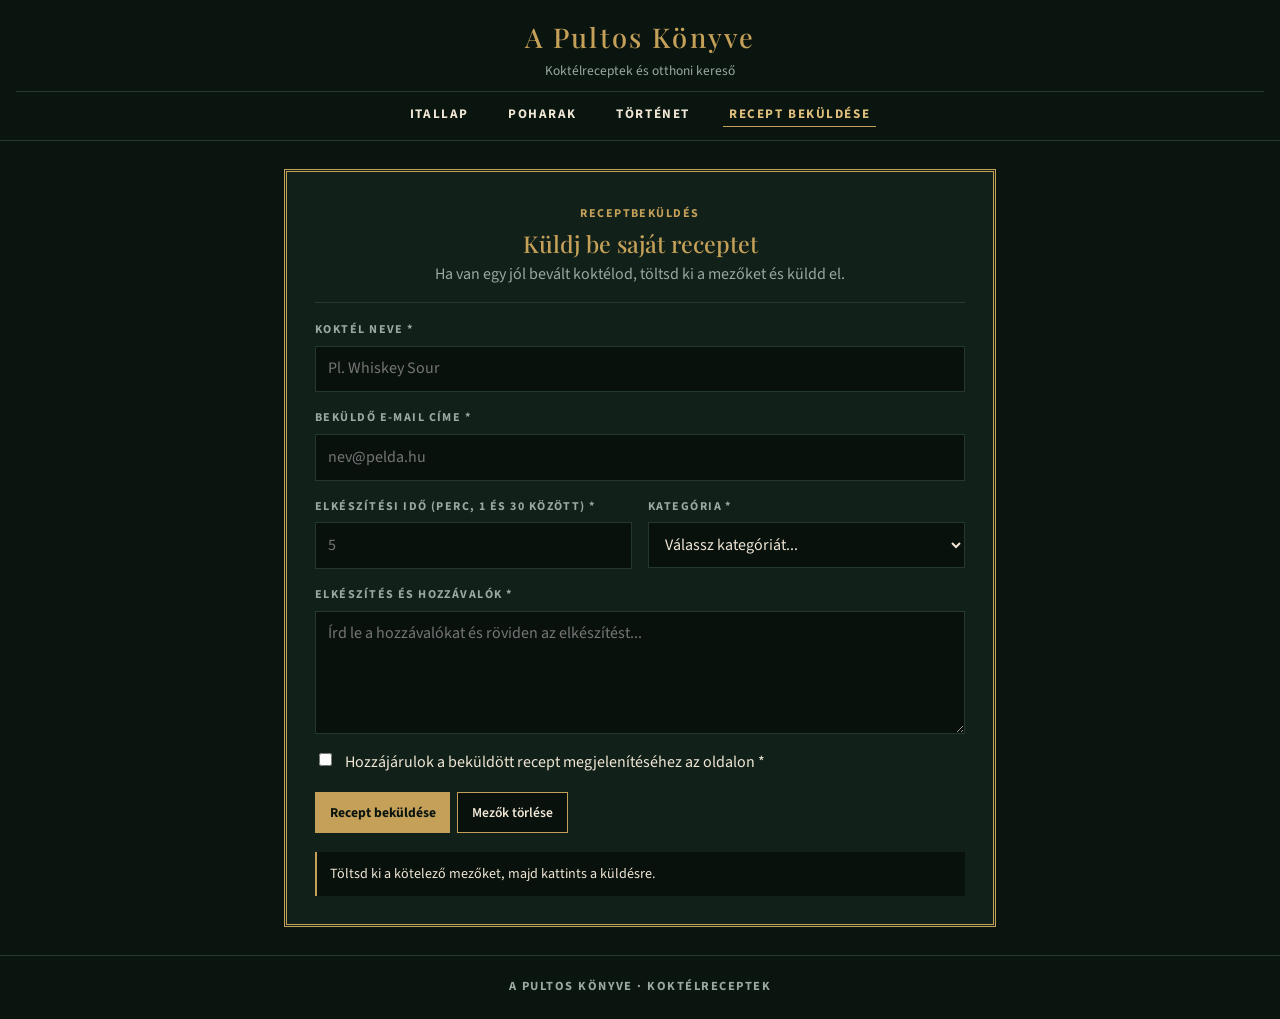
<file: bekuldes.html>
<!doctype html>
<html lang="hu">
<head>
  <meta charset="utf-8">
  <meta name="viewport" content="width=device-width, initial-scale=1">
  <title>A Pultos Könyve | Recept beküldése</title>
  <link rel="preconnect" href="https://fonts.googleapis.com">
  <link rel="preconnect" href="https://fonts.gstatic.com" crossorigin>
  <link href="https://fonts.googleapis.com/css2?family=Playfair+Display:wght@500;700&amp;family=Source+Sans+3:wght@400;600;700&amp;display=swap" rel="stylesheet">
  <link rel="stylesheet" href="css/stilus.css">
  <script src="js/bekuldes.js" defer></script>
</head>
<body>
  <header class="fejlec">
    <div class="fejlec-belso">
      <h1>A Pultos Könyve</h1>
      <p class="alcim">Koktélreceptek és otthoni kereső</p>
      <nav class="menu" aria-label="Fő navigáció">
        <ul class="menu-lista">
          <li><a href="index.html">Itallap</a></li>
          <li><a href="poharak.html">Poharak</a></li>
          <li><a href="tortenet.html">Történet</a></li>
          <li><a href="bekuldes.html" class="aktiv" aria-current="page">Recept beküldése</a></li>
        </ul>
      </nav>
    </div>
  </header>

  <main class="aloldal szuk-tartalom">
    <section class="itallap-kartya">
      <div class="itallap-fejlec">
        <span class="felirat">Receptbeküldés</span>
        <h2>Küldj be saját receptet</h2>
        <p class="szekcio-alcim">Ha van egy jól bevált koktélod, töltsd ki a mezőket és küldd el.</p>
      </div>

      <form id="recept-urlap" class="urlap">
        <div class="mezo">
          <label for="nev" class="mezo-cimke">Koktél neve *</label>
          <input type="text" id="nev" name="nev" required minlength="2" placeholder="Pl. Whiskey Sour">
        </div>

        <div class="mezo">
          <label for="email" class="mezo-cimke">Beküldő e-mail címe *</label>
          <input type="email" id="email" name="email" required placeholder="nev@pelda.hu">
        </div>

        <div class="mezo-sor">
          <div class="mezo">
            <label for="ido" class="mezo-cimke">Elkészítési idő (perc, 1 és 30 között) *</label>
            <input type="number" id="ido" name="ido" min="1" max="30" required placeholder="5">
          </div>

          <div class="mezo">
            <label for="kategoria" class="mezo-cimke">Kategória *</label>
            <select id="kategoria" name="kategoria" required>
              <option value="">Válassz kategóriát...</option>
              <option value="Alkoholos">Alkoholos</option>
              <option value="Alkoholmentes">Alkoholmentes</option>
              <option value="Klasszikus">Klasszikus</option>
              <option value="Signature">Signature</option>
            </select>
          </div>
        </div>

        <div class="mezo">
          <label for="leiras" class="mezo-cimke">Elkészítés és hozzávalók *</label>
          <textarea id="leiras" name="leiras" rows="4" required minlength="10" placeholder="Írd le a hozzávalókat és röviden az elkészítést..."></textarea>
        </div>

        <div class="mezo jelolo">
          <input type="checkbox" id="elfogad" name="elfogad" required>
          <label for="elfogad">Hozzájárulok a beküldött recept megjelenítéséhez az oldalon *</label>
        </div>

        <div class="gombok">
          <button type="submit" class="gomb">Recept beküldése</button>
          <button type="reset" class="gomb gomb-masodlagos">Mezők törlése</button>
        </div>
      </form>

      <p id="urlap-visszajelzes" class="visszajelzes" aria-live="polite">Töltsd ki a kötelező mezőket, majd kattints a küldésre.</p>
    </section>
  </main>

  <footer class="lablec">
    <p>A Pultos Könyve &middot; Koktélreceptek</p>
  </footer>
</body>
</html>
</file>
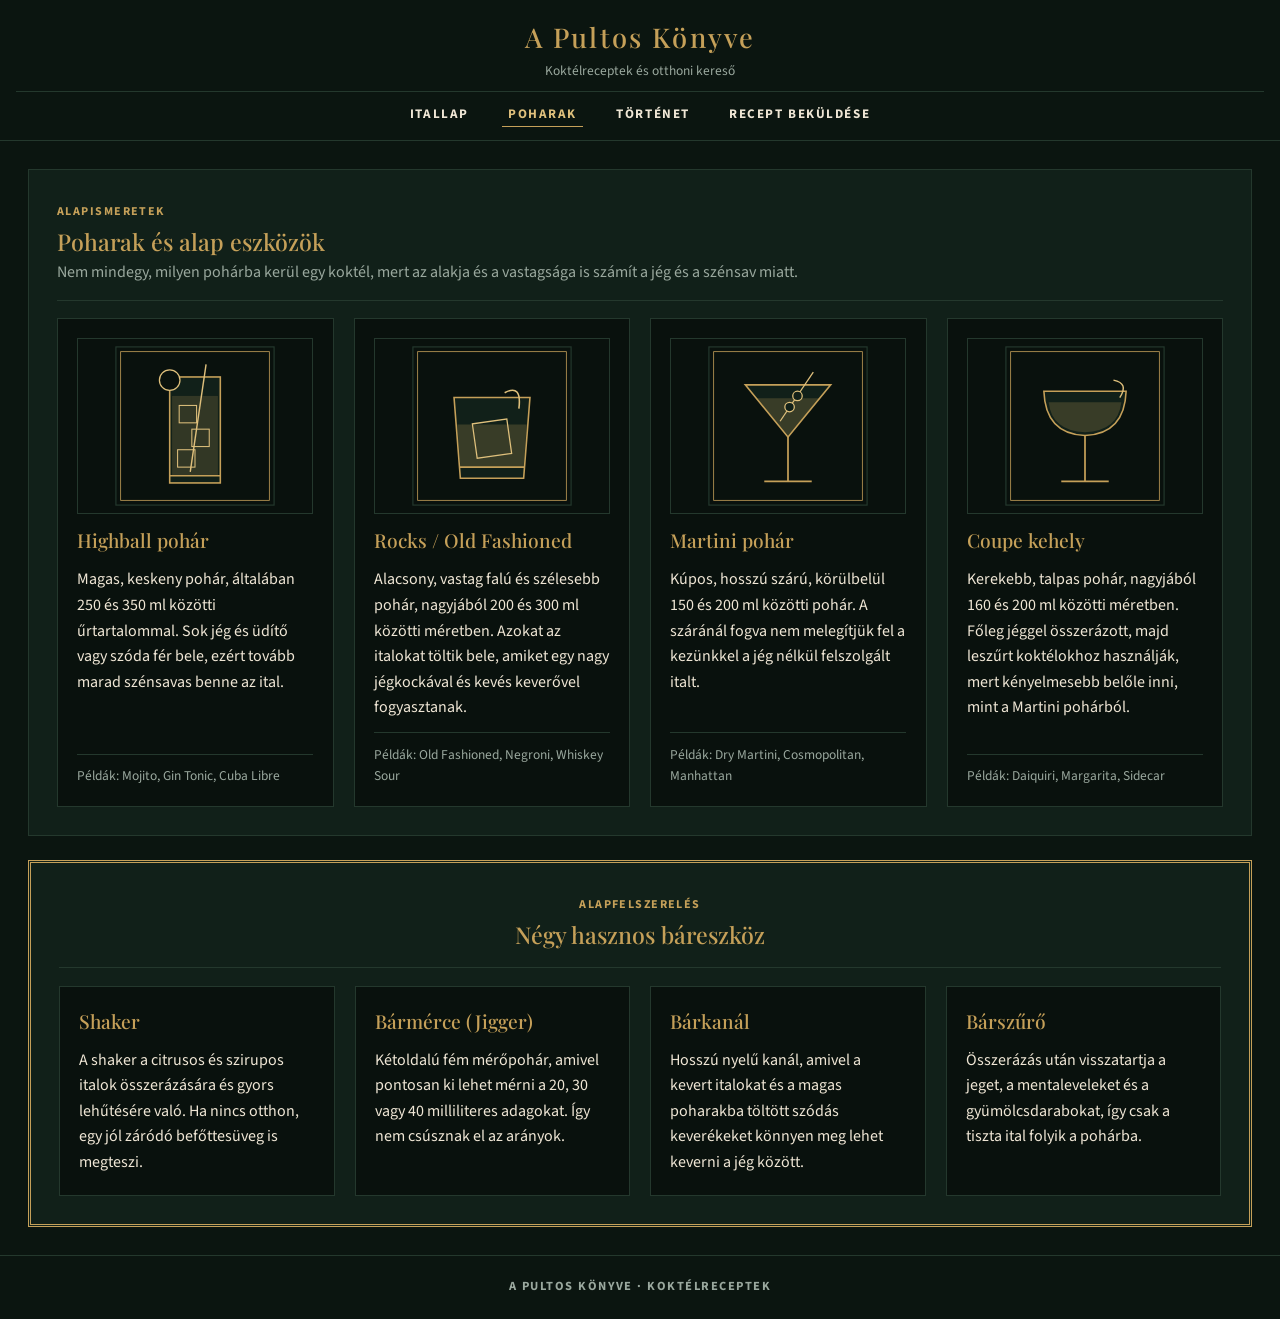
<file: poharak.html>
<!doctype html>
<html lang="hu">
<head>
  <meta charset="utf-8">
  <meta name="viewport" content="width=device-width, initial-scale=1">
  <title>A Pultos Könyve | Poharak és alap eszközök</title>
  <link rel="preconnect" href="https://fonts.googleapis.com">
  <link rel="preconnect" href="https://fonts.gstatic.com" crossorigin>
  <link href="https://fonts.googleapis.com/css2?family=Playfair+Display:wght@500;700&amp;family=Source+Sans+3:wght@400;600;700&amp;display=swap" rel="stylesheet">
  <link rel="stylesheet" href="css/stilus.css">
</head>
<body>
  <header class="fejlec">
    <div class="fejlec-belso">
      <h1>A Pultos Könyve</h1>
      <p class="alcim">Koktélreceptek és otthoni kereső</p>
      <nav class="menu" aria-label="Fő navigáció">
        <ul class="menu-lista">
          <li><a href="index.html">Itallap</a></li>
          <li><a href="poharak.html" class="aktiv" aria-current="page">Poharak</a></li>
          <li><a href="tortenet.html">Történet</a></li>
          <li><a href="bekuldes.html">Recept beküldése</a></li>
        </ul>
      </nav>
    </div>
  </header>

  <main class="aloldal">
    <section class="szekcio">
      <div class="szekcio-fejlec">
        <span class="felirat">Alapismeretek</span>
        <h2>Poharak és alap eszközök</h2>
        <p class="szekcio-alcim">Nem mindegy, milyen pohárba kerül egy koktél, mert az alakja és a vastagsága is számít a jég és a szénsav miatt.</p>
      </div>

      <div class="kartyak">
        <article class="kartya">
          <img src="img/highball.svg" alt="Magas, egyenes falú Highball pohár jégkockákkal és szívószállal" class="pohar-kep">
          <h3>Highball pohár</h3>
          <p>Magas, keskeny pohár, általában 250 és 350 ml közötti űrtartalommal. Sok jég és üdítő vagy szóda fér bele, ezért tovább marad szénsavas benne az ital.</p>
          <p class="kartya-cimke">Példák: Mojito, Gin Tonic, Cuba Libre</p>
        </article>

        <article class="kartya">
          <img src="img/rocks.svg" alt="Alacsony, vastag talpú Rocks Old Fashioned pohár nagy jégtömbbel" class="pohar-kep">
          <h3>Rocks / Old Fashioned</h3>
          <p>Alacsony, vastag falú és szélesebb pohár, nagyjából 200 és 300 ml közötti méretben. Azokat az italokat töltik bele, amiket egy nagy jégkockával és kevés keverővel fogyasztanak.</p>
          <p class="kartya-cimke">Példák: Old Fashioned, Negroni, Whiskey Sour</p>
        </article>

        <article class="kartya">
          <img src="img/martini.svg" alt="Klasszikus V alakú, hosszú szárú Martini kehely olajbogyóval" class="pohar-kep">
          <h3>Martini pohár</h3>
          <p>Kúpos, hosszú szárú, körülbelül 150 és 200 ml közötti pohár. A száránál fogva nem melegítjük fel a kezünkkel a jég nélkül felszolgált italt.</p>
          <p class="kartya-cimke">Példák: Dry Martini, Cosmopolitan, Manhattan</p>
        </article>

        <article class="kartya">
          <img src="img/coupe.svg" alt="Ívelt falú, elegáns talpas Coupe koktélkehely citrushéjjal" class="pohar-kep">
          <h3>Coupe kehely</h3>
          <p>Kerekebb, talpas pohár, nagyjából 160 és 200 ml közötti méretben. Főleg jéggel összerázott, majd leszűrt koktélokhoz használják, mert kényelmesebb belőle inni, mint a Martini pohárból.</p>
          <p class="kartya-cimke">Példák: Daiquiri, Margarita, Sidecar</p>
        </article>
      </div>
    </section>

    <aside class="itallap-kartya">
      <div class="itallap-fejlec">
        <span class="felirat">Alapfelszerelés</span>
        <h2>Négy hasznos báreszköz</h2>
      </div>
      <div class="kartyak">
        <div class="kartya">
          <h3>Shaker</h3>
          <p>A shaker a citrusos és szirupos italok összerázására és gyors lehűtésére való. Ha nincs otthon, egy jól záródó befőttesüveg is megteszi.</p>
        </div>
        <div class="kartya">
          <h3>Bármérce (Jigger)</h3>
          <p>Kétoldalú fém mérőpohár, amivel pontosan ki lehet mérni a 20, 30 vagy 40 milliliteres adagokat. Így nem csúsznak el az arányok.</p>
        </div>
        <div class="kartya">
          <h3>Bárkanál</h3>
          <p>Hosszú nyelű kanál, amivel a kevert italokat és a magas poharakba töltött szódás keverékeket könnyen meg lehet keverni a jég között.</p>
        </div>
        <div class="kartya">
          <h3>Bárszűrő</h3>
          <p>Összerázás után visszatartja a jeget, a mentaleveleket és a gyümölcsdarabokat, így csak a tiszta ital folyik a pohárba.</p>
        </div>
      </div>
    </aside>
  </main>

  <footer class="lablec">
    <p>A Pultos Könyve &middot; Koktélreceptek</p>
  </footer>
</body>
</html>
</file>
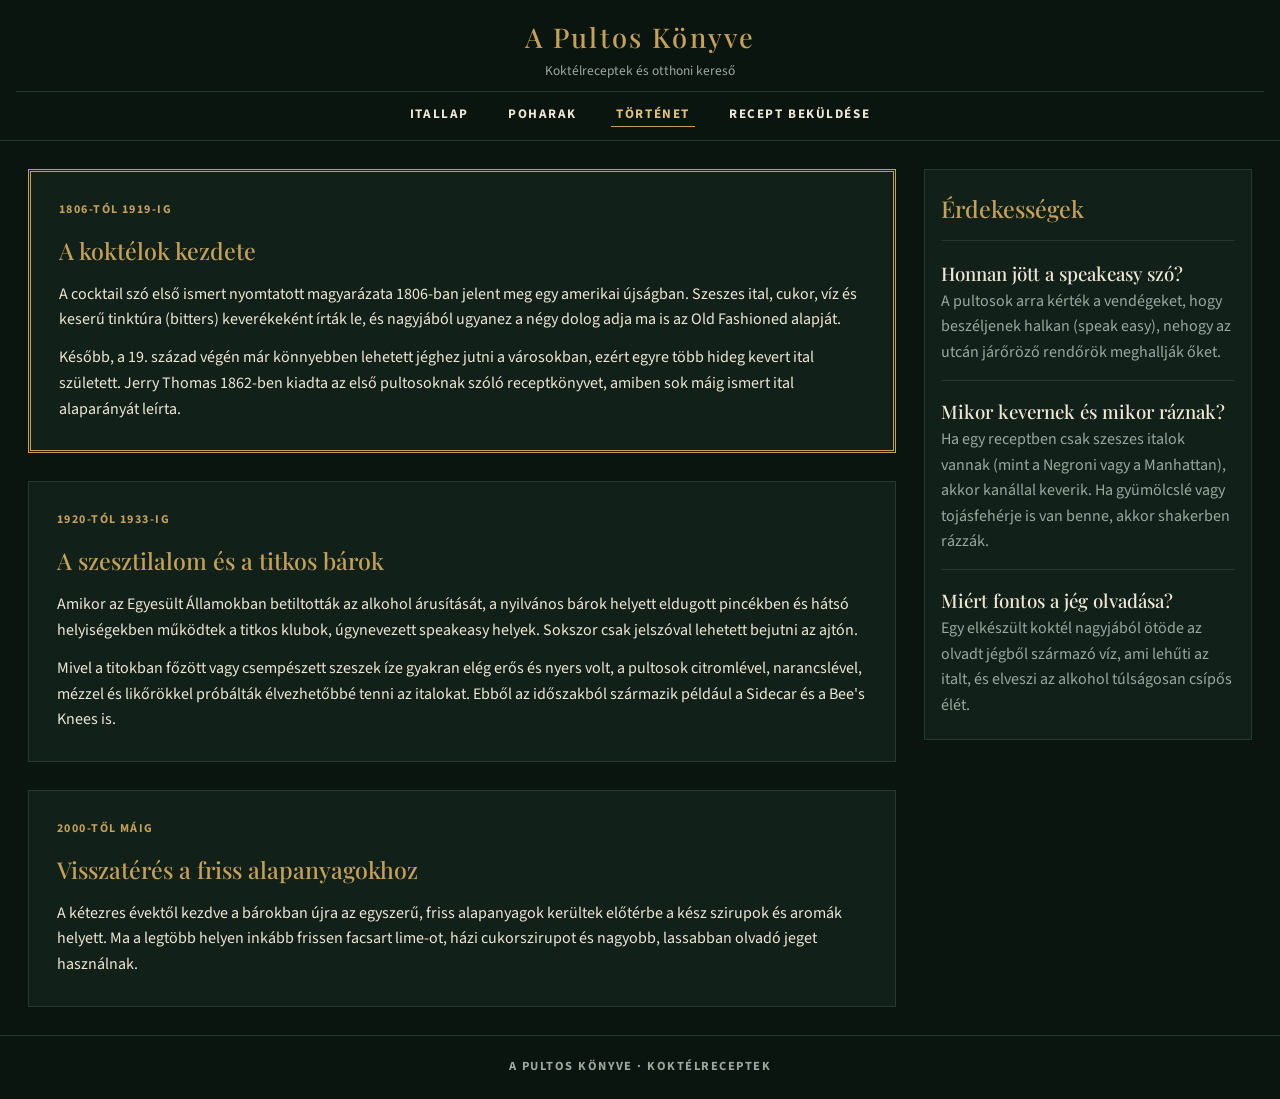
<file: tortenet.html>
<!doctype html>
<html lang="hu">
<head>
  <meta charset="utf-8">
  <meta name="viewport" content="width=device-width, initial-scale=1">
  <title>A Pultos Könyve | A koktélok története</title>
  <link rel="preconnect" href="https://fonts.googleapis.com">
  <link rel="preconnect" href="https://fonts.gstatic.com" crossorigin>
  <link href="https://fonts.googleapis.com/css2?family=Playfair+Display:wght@500;700&amp;family=Source+Sans+3:wght@400;600;700&amp;display=swap" rel="stylesheet">
  <link rel="stylesheet" href="css/stilus.css">
</head>
<body>
  <header class="fejlec">
    <div class="fejlec-belso">
      <h1>A Pultos Könyve</h1>
      <p class="alcim">Koktélreceptek és otthoni kereső</p>
      <nav class="menu" aria-label="Fő navigáció">
        <ul class="menu-lista">
          <li><a href="index.html">Itallap</a></li>
          <li><a href="poharak.html">Poharak</a></li>
          <li><a href="tortenet.html" class="aktiv" aria-current="page">Történet</a></li>
          <li><a href="bekuldes.html">Recept beküldése</a></li>
        </ul>
      </nav>
    </div>
  </header>

  <main class="elrendezes">
    <div class="fo-resz">
      <article class="itallap-kartya cikk">
        <span class="felirat">1806-tól 1919-ig</span>
        <h2>A koktélok kezdete</h2>
        <p>A cocktail szó első ismert nyomtatott magyarázata 1806-ban jelent meg egy amerikai újságban. Szeszes ital, cukor, víz és keserű tinktúra (bitters) keverékeként írták le, és nagyjából ugyanez a négy dolog adja ma is az Old Fashioned alapját.</p>
        <p>Később, a 19. század végén már könnyebben lehetett jéghez jutni a városokban, ezért egyre több hideg kevert ital született. Jerry Thomas 1862-ben kiadta az első pultosoknak szóló receptkönyvet, amiben sok máig ismert ital alaparányát leírta.</p>
      </article>

      <article class="szekcio cikk">
        <span class="felirat">1920-tól 1933-ig</span>
        <h2>A szesztilalom és a titkos bárok</h2>
        <p>Amikor az Egyesült Államokban betiltották az alkohol árusítását, a nyilvános bárok helyett eldugott pincékben és hátsó helyiségekben működtek a titkos klubok, úgynevezett speakeasy helyek. Sokszor csak jelszóval lehetett bejutni az ajtón.</p>
        <p>Mivel a titokban főzött vagy csempészett szeszek íze gyakran elég erős és nyers volt, a pultosok citromlével, narancslével, mézzel és likőrökkel próbálták élvezhetőbbé tenni az italokat. Ebből az időszakból származik például a Sidecar és a Bee's Knees is.</p>
      </article>

      <article class="szekcio cikk">
        <span class="felirat">2000-től máig</span>
        <h2>Visszatérés a friss alapanyagokhoz</h2>
        <p>A kétezres évektől kezdve a bárokban újra az egyszerű, friss alapanyagok kerültek előtérbe a kész szirupok és aromák helyett. Ma a legtöbb helyen inkább frissen facsart lime-ot, házi cukorszirupot és nagyobb, lassabban olvadó jeget használnak.</p>
      </article>
    </div>

    <aside class="oldalsav">
      <h2 class="oldalsav-cim">Érdekességek</h2>
      <div class="erdekessegek">
        <div class="erdekesseg">
          <h3>Honnan jött a speakeasy szó?</h3>
          <p>A pultosok arra kérték a vendégeket, hogy beszéljenek halkan (speak easy), nehogy az utcán járőröző rendőrök meghallják őket.</p>
        </div>
        <div class="erdekesseg">
          <h3>Mikor kevernek és mikor ráznak?</h3>
          <p>Ha egy receptben csak szeszes italok vannak (mint a Negroni vagy a Manhattan), akkor kanállal keverik. Ha gyümölcslé vagy tojásfehérje is van benne, akkor shakerben rázzák.</p>
        </div>
        <div class="erdekesseg">
          <h3>Miért fontos a jég olvadása?</h3>
          <p>Egy elkészült koktél nagyjából ötöde az olvadt jégből származó víz, ami lehűti az italt, és elveszi az alkohol túlságosan csípős élét.</p>
        </div>
      </div>
    </aside>
  </main>

  <footer class="lablec">
    <p>A Pultos Könyve &middot; Koktélreceptek</p>
  </footer>
</body>
</html>
</file>
<file: css/stilus.css>
:root {
  --hatter: #0b1510;
  --felulet: #112019;
  --felulet-masodlagos: #0e1b15;
  --kiemelt: #172b22;
  --mely: #09110d;
  --szoveg: #efe6d5;
  --halvany: #9aa89e;
  --arany: #c5a059;
  --arany-vilagos: #dfc07c;
  --szegely: #24382d;
}

html {
  box-sizing: border-box;
  background-color: var(--hatter);
}

* {
  box-sizing: inherit;
}

img {
  max-width: 100%;
  height: auto;
  display: block;
}

body {
  max-width: 80rem;
  margin: 0 auto;
  background-color: var(--hatter);
  color: var(--szoveg);
  font-family: "Source Sans 3", Arial, sans-serif;
  line-height: 1.6;
}

h1, h2, h3, p, ul { margin: 0; padding: 0; }
h1, h2, h3, .tabla td:first-child { font-family: "Playfair Display", Georgia, serif; font-weight: 500; }
a { color: var(--arany); }
a:hover { color: var(--arany-vilagos); }

a:focus-visible, .gomb:focus-visible, input:focus-visible, select:focus-visible, textarea:focus-visible {
  outline: 2px solid var(--arany-vilagos);
  outline-offset: 0.15rem;
}

/* Közös elrendezések, címkék és színek */
.menu-lista, .elrendezes, .aloldal, .urlap, .mezo, .mezo-sor, .keszlet, .keszlet-csoport, .jelolo-lista, .fo-resz, .itallap-torzs, #hozzavalok-lista, .kartyak, .kartya, .cikk, .erdekessegek {
  display: flex;
  flex-direction: column;
}

.menu-lista a, .mezo-cimke, .csoport-cim, .felirat, .alfejezet, .tabla th, .lablec {
  text-transform: uppercase;
  letter-spacing: 0.12em;
  font-weight: 700;
}

.csoport-cim, .felirat, .alfejezet, .tabla th { color: var(--arany); font-size: 0.75rem; }
.alcim, .mezo-cimke, .keszlet-megjegyzes, .meta-sor, .szekcio-alcim, .tabla caption, .kartya-cimke, .erdekesseg p, .lablec { color: var(--halvany); }
.alcim, .keszlet-megjegyzes, .kartya-cimke, .tabla caption { font-size: 0.84rem; }

/* Fejléc, menü és lábléc */
.fejlec {
  border-bottom: 1px solid var(--szegely);
  padding: 1rem 1rem 0.8rem;
  text-align: center;
}

.fejlec h1 { font-size: 1.7rem; color: var(--arany); letter-spacing: 0.08em; }
.menu { margin-top: 0.65rem; padding-top: 0.55rem; border-top: 1px solid var(--szegely); }
.menu-lista { align-items: center; gap: 0.45rem; list-style: none; }

.menu-lista a {
  color: var(--szoveg);
  text-decoration: none;
  font-size: 0.82rem;
  padding: 0.15rem 0.35rem;
  border-bottom: 1px solid var(--hatter);
}

.menu-lista a:hover, .menu-lista a.aktiv { color: var(--arany-vilagos); border-bottom-color: var(--arany); }
.lablec { border-top: 1px solid var(--szegely); text-align: center; padding: 1.35rem 1rem; font-size: 0.78rem; }

/* Oldalsáv, kártyák és keretes dobozok */
.elrendezes, .aloldal { padding: 1.25rem 1rem 2.5rem; gap: 1.5rem; }
.szuk-tartalom { max-width: 48rem; margin: 0 auto; }

.oldalsav, .szekcio, .itallap-kartya {
  background-color: var(--felulet);
  border: 1px solid var(--szegely);
  padding: 1.25rem 1rem;
}

.itallap-kartya { border: 3px double var(--arany); }
.oldalsav-cim, .szekcio-fejlec h2, .itallap-kartya h2, .cikk h2 { color: var(--arany); font-size: 1.45rem; }
.oldalsav-cim, .itallap-fejlec, .szekcio-fejlec { padding-bottom: 0.85rem; margin-bottom: 1.1rem; border-bottom: 1px solid var(--szegely); }

/* Űrlapok, gombok és készletszűrő */
.urlap, .mezo-sor, .erdekessegek { gap: 1rem; }
.mezo, .keszlet-csoport { gap: 0.4rem; }
.mezo-cimke { font-size: 0.75rem; }
.mezo.jelolo { flex-direction: row; align-items: flex-start; gap: 0.65rem; }
.gombok { display: flex; flex-wrap: wrap; gap: 0.45rem; }

input[type="text"], input[type="email"], input[type="number"], select, textarea {
  width: 100%;
  background-color: var(--mely);
  color: var(--szoveg);
  border: 1px solid var(--szegely);
  padding: 0.6rem 0.75rem;
  font: inherit;
}

.gomb {
  background-color: var(--arany);
  color: var(--hatter);
  border: 1px solid var(--arany);
  padding: 0.55rem 0.85rem;
  font: inherit;
  font-size: 0.85rem;
  font-weight: 700;
  cursor: pointer;
}

.gomb:hover { background-color: var(--arany-vilagos); border-color: var(--arany-vilagos); }
.gomb-masodlagos { background-color: var(--mely); color: var(--szoveg); border-color: var(--arany); font-weight: 600; }
.gomb-masodlagos:hover { background-color: var(--kiemelt); color: var(--arany-vilagos); }

.visszajelzes {
  background-color: var(--mely);
  border-left: 2px solid var(--arany);
  padding: 0.65rem 0.8rem;
  font-size: 0.88rem;
}

#recept-urlap + .visszajelzes, .elkeszites { margin-top: 1.2rem; }
.keszlet, .elkeszites { padding-top: 0.95rem; border-top: 1px solid var(--szegely); gap: 0.75rem; }

.jelolo-lista {
  max-height: 9.5rem;
  overflow-y: auto;
  gap: 0.2rem;
  background-color: var(--mely);
  border: 1px solid var(--szegely);
  padding: 0.4rem;
}

.jelolo-elem, #hozzavalok-lista li { display: flex; align-items: center; gap: 0.55rem; }
.jelolo-elem { padding: 0.35rem 0.45rem; font-size: 0.86rem; cursor: pointer; }
.jelolo-elem:hover, .tabla tbody tr:hover { background-color: var(--kiemelt); }

/* Kiemelt itallap, táblázat és aloldali kártyák */
.fo-resz { min-width: 0; gap: 1.75rem; }
.itallap-fejlec { text-align: center; }
#ital-nev { font-size: 1.8rem; color: var(--szoveg); margin-top: 0.25rem; }
.meta-sor { margin-top: 0.5rem; font-size: 0.92rem; }
.elvalaszto { color: var(--arany); margin: 0 0.5rem; }
.itallap-torzs, .kartyak { gap: 1.25rem; }
.recept-oszlop { flex: 1; min-width: 0; }
.alfejezet { font-family: "Source Sans 3", Arial, sans-serif; margin-bottom: 0.55rem; }
#hozzavalok-lista { list-style: none; }
#hozzavalok-lista li { padding: 0.45rem 0.25rem; border-bottom: 1px solid var(--szegely); }

#ital-kep {
  width: 100%;
  height: 19rem;
  object-fit: cover;
  padding: 0.35rem;
  background-color: var(--mely);
  border: 1px solid var(--arany);
}

.osszetevok-kep {
  width: 1.5rem;
  height: 1.5rem;
  object-fit: contain;
  background-color: var(--mely);
  border: 1px solid var(--szegely);
}

.tablazat-gorgetheto { overflow-x: auto; }
.tabla { width: 100%; border-collapse: collapse; }
.tabla caption { text-align: left; padding-bottom: 0.5rem; }
.tabla th, .tabla td { border-bottom: 1px solid var(--szegely); padding: 0.65rem 0.55rem; text-align: left; }
.tabla th { border-bottom-color: var(--arany); }
.tabla tbody tr:nth-child(even) { background-color: var(--felulet-masodlagos); }

.kartya { background-color: var(--mely); border: 1px solid var(--szegely); padding: 1.2rem; gap: 0.7rem; }
.kartya h3 { color: var(--arany); font-size: 1.2rem; }
.kartya-cimke { margin-top: auto; padding-top: 0.65rem; border-top: 1px solid var(--szegely); }
.pohar-kep { width: 100%; max-height: 11rem; object-fit: contain; border: 1px solid var(--szegely); }
.cikk { gap: 0.8rem; }
.erdekesseg { padding-bottom: 0.9rem; border-bottom: 1px solid var(--szegely); }
.erdekesseg:last-child { padding-bottom: 0; border-bottom: none; }
.rejtett, .jelolo-elem.rejtett, .osszetevok-kep.rejtett { display: none; }

/* Tablet töréspont (40em) */
@media (min-width: 40em) {
  .menu-lista { flex-direction: row; justify-content: center; flex-wrap: wrap; gap: 1.75rem; }
  .elrendezes, .aloldal, .itallap-kartya, .szekcio { padding: 1.75rem; }
  #ital-nev { font-size: 2.1rem; }
  .itallap-torzs, .mezo-sor { flex-direction: row; align-items: flex-start; }
  .mezo-sor .mezo { flex: 1; }
  .foto-oszlop { flex: 0 0 15.5rem; }
  .kartyak { flex-direction: row; flex-wrap: wrap; }
  .kartya { flex: 1 1 45%; }
}

/* Asztali töréspont (60em) */
@media (min-width: 60em) {
  .elrendezes { flex-direction: row; align-items: flex-start; gap: 1.75rem; }
  .oldalsav { flex: 0 0 20.5rem; }
  .fo-resz { flex: 1; }
  .foto-oszlop { flex: 0 0 17.5rem; }
  .kartya { flex: 1 1 22%; }
}
</file>
